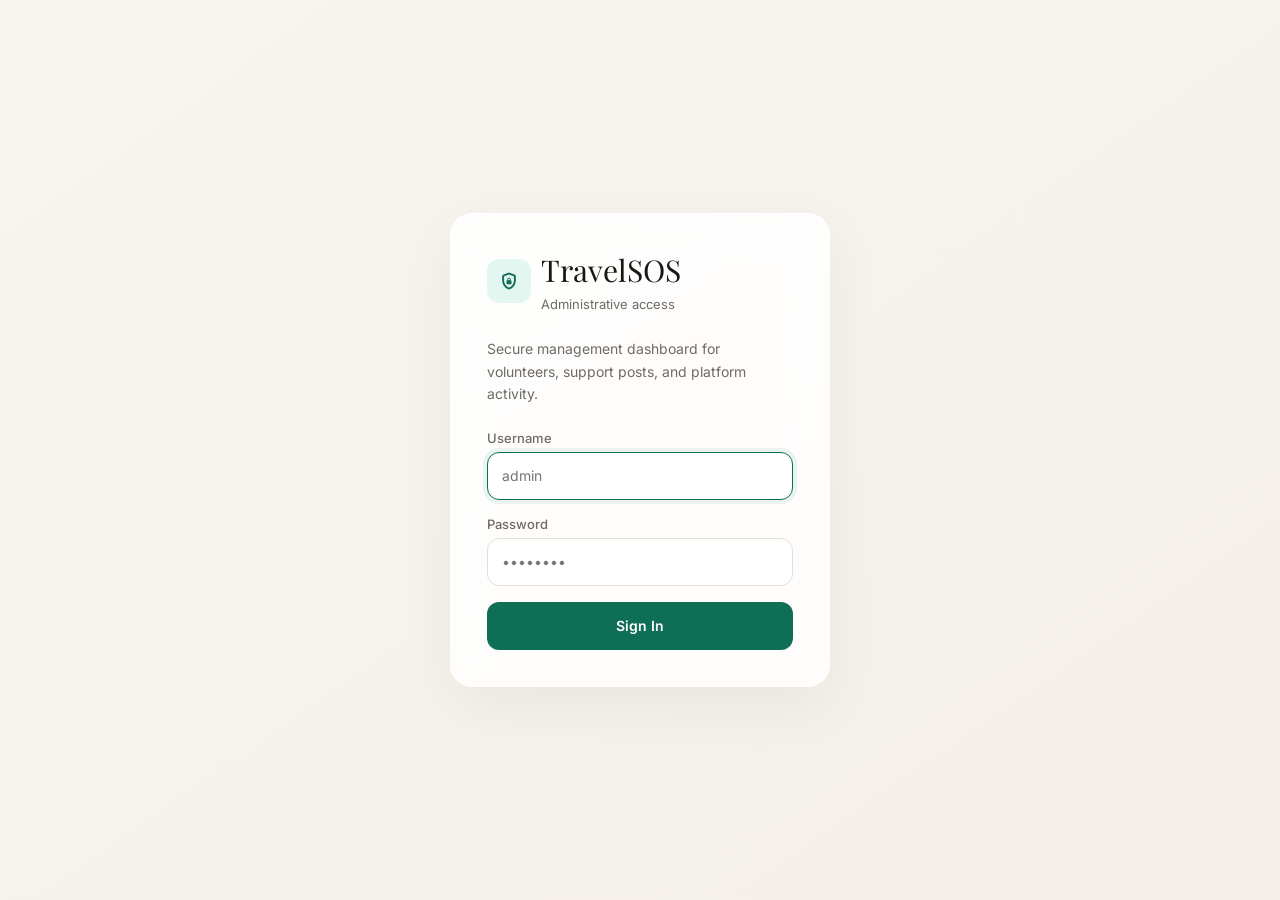
<file: admin.html>
<!DOCTYPE html>
<html lang="en">
<head>
  <meta charset="UTF-8" />
  <meta name="viewport" content="width=device-width, initial-scale=1.0"/>

  <title>TravelSOS Admin</title>

  <link rel="preconnect" href="https://fonts.googleapis.com">

  <link href="https://fonts.googleapis.com/css2?family=Inter:wght@400;500;600;700&family=Playfair+Display:wght@600;700&display=swap" rel="stylesheet">

  <link href="https://fonts.googleapis.com/css2?family=Material+Symbols+Rounded" rel="stylesheet">

  <link rel="stylesheet" href="css/admin.css">

</head>

<body>

<div class="login-wrap" id="login-screen">

  <div class="login-box">

    <div class="login-logo">

      <div class="login-logo-icon">
        <span class="material-symbols-rounded">shield_lock</span>
      </div>

      <div>
        <div class="login-title">
          TravelSOS
        </div>

        <div style="font-size:13px;color:var(--muted)">
          Administrative access
        </div>
      </div>

    </div>

    <p class="login-sub">
      Secure management dashboard for volunteers, support posts, and platform activity.
    </p>

    <div class="login-error" id="login-err">
      Invalid login or password.
    </div>

    <div class="field">
      <label>Username</label>

      <input
        id="adm-login"
        placeholder="admin"
        onkeydown="if(event.key==='Enter')doLogin()"
      >
    </div>

    <div class="field">
      <label>Password</label>

      <input
        id="adm-pass"
        type="password"
        placeholder="••••••••"
        onkeydown="if(event.key==='Enter')doLogin()"
      >
    </div>

    <button class="btn-login" onclick="doLogin()">
      Sign In
    </button>

  </div>

</div>

<div class="admin-wrap" id="admin-panel">

  <nav>

    <div class="nav-left">

      <div class="nav-icon" style="background:transparent;border:none;">
        <img src="fox.png" alt="Fox logo" style="width:36px;height:36px;border-radius:11px;object-fit:cover;display:block;" />
      </div>

      <div class="nav-logo">
        Travel<span class="sos">SOS</span>
      </div>

      <div class="nav-badge">
        ADMIN
      </div>

    </div>

    <div class="nav-right">

      <a class="link" href="index.html">
        Back to website
      </a>

      <button class="logout-btn" onclick="doLogout()">
        Sign Out
      </button>

    </div>

  </nav>

  <div class="body">

    <h1 class="page-title">
      Dashboard
    </h1>

    <p class="page-sub">
      Manage volunteers, user accounts, community posts and all TravelSOS platform operations from one secure place.
    </p>

    <div class="stats">

      <div class="stat">

        <div class="stat-top">
          <div class="stat-icon">
            <span class="material-symbols-rounded">groups</span>
          </div>
        </div>

        <div class="stat-n" id="s-users">—</div>

        <div class="stat-l">
          Registered users
        </div>

      </div>

      <div class="stat">

        <div class="stat-top">
          <div class="stat-icon">
            <span class="material-symbols-rounded">pending_actions</span>
          </div>
        </div>

        <div class="stat-n" id="s-pend">—</div>

        <div class="stat-l">
          Pending volunteers
        </div>

      </div>

    </div>

    <div class="tabs">

      <button class="tab active" onclick="switchTab(this,'t-vol')">
        <span class="material-symbols-rounded">groups</span>
        Volunteers
      </button>

      <button class="tab" onclick="switchTab(this,'t-users')">
        <span class="material-symbols-rounded">person</span>
        Users
      </button>

      <button class="tab" onclick="switchTab(this,'t-posts')">
        <span class="material-symbols-rounded">forum</span>
        Posts
      </button>

      <button class="tab" onclick="switchTab(this,'t-settings')">
        <span class="material-symbols-rounded">settings</span>
        Settings
      </button>

    </div>

    <div class="search-wrap">

      <span class="material-symbols-rounded">search</span>

      <input
        type="text"
        placeholder="Search users, volunteers or posts..."
      >

    </div>

    <div class="section active" id="t-vol"></div>
    <div class="section" id="t-users"></div>
    <div class="section" id="t-posts"></div>

    <div class="section" id="t-settings">

      <div class="scard">

        <div class="stitle">
          Database Management
        </div>

        <div class="ssub">
          Export platform data or remove all support posts and queue reports from Firebase Firestore.
        </div>

        <div style="display:flex;gap:10px;flex-wrap:wrap">

          <button class="sbtn" onclick="exportData()">
            Export JSON
          </button>

          <button class="sbtn red" onclick="resetData()">
            Reset Posts
          </button>

        </div>

      </div>

    </div>

  </div>

</div>

<div class="toast" id="toast"></div>

<div class="modal-overlay" id="logout-modal" style="display:none;" onclick="handleOverlayClick(event)">

  <div class="modal-box">

    <div class="modal-icon">
      <span class="material-symbols-rounded">logout</span>
    </div>

    <div class="modal-title">
      Sign out of admin panel?
    </div>

    <div class="modal-sub">
      You will be redirected to the login page.
      All saved changes will remain secure.
    </div>

    <div class="modal-btns">

      <button class="modal-cancel" onclick="closeLogoutModal()">
        Cancel
      </button>

      <button class="modal-confirm" onclick="confirmLogout()">
        Sign Out
      </button>

    </div>

  </div>

</div>

<script src="js/admin.js"></script>

</body>
</html>
</file>
<file: css/admin.css>
:root{
  --bg:#F7F5F0;
  --surface:#ffffff;
  --border:#E4DED5;
  --text:#1A1816;
  --muted:#6F6A64;
  --accent:#D85A30;
  --teal:#0F6E56;
  --teal-light:#E4F6F0;
  --amber:#8D5B16;
  --amber-light:#FFF2DF;
  --red:#A03F20;
  --red-light:#FBECE6;
  --shadow:0 20px 60px rgba(0,0,0,.05);
}

*{
  margin:0;
  padding:0;
  box-sizing:border-box;
}

body{
  font-family:'Inter',sans-serif;
  background:linear-gradient(to bottom right,#F7F5F0,#F4EFE8);
  color:var(--text);
  min-height:100vh;
}

.material-symbols-rounded{
  font-size:20px;
  vertical-align:middle;
  font-variation-settings:
  'FILL' 0,
  'wght' 500,
  'GRAD' 0,
  'opsz' 24;
}

.login-wrap{
  min-height:100vh;
  display:flex;
  align-items:center;
  justify-content:center;
  padding:20px;
}

.login-box{
  width:380px;
  background:rgba(255,255,255,.85);
  backdrop-filter:blur(18px);
  border:1px solid rgba(255,255,255,.5);
  border-radius:22px;
  padding:36px;
  box-shadow:var(--shadow);
}

.login-logo{
  display:flex;
  align-items:center;
  gap:10px;
  margin-bottom:26px;
}

.login-logo-icon{
  width:44px;
  height:44px;
  border-radius:12px;
  background:var(--teal-light);
  color:var(--teal);
  display:flex;
  align-items:center;
  justify-content:center;
}

.login-title{
  font-family:'Playfair Display',serif;
  font-size:30px;
  margin-bottom:6px;
}

.login-sub{
  color:var(--muted);
  font-size:14px;
  line-height:1.6;
  margin-bottom:24px;
}

.login-error{
  display:none;
  margin-bottom:14px;
  background:var(--red-light);
  color:var(--red);
  border-radius:10px;
  padding:10px 14px;
  font-size:13px;
}

.field{
  display:flex;
  flex-direction:column;
  gap:6px;
  margin-bottom:16px;
}

.field label{
  font-size:13px;
  color:var(--muted);
  font-weight:500;
}

.field input{
  height:48px;
  padding:0 14px;
  border-radius:12px;
  border:1px solid var(--border);
  background:#fff;
  font-size:14px;
  font-family:'Inter',sans-serif;
  outline:none;
  transition:.18s ease;
}

.field input:focus{
  border-color:var(--teal);
  box-shadow:0 0 0 4px rgba(15,110,86,.08);
}

.btn-login{
  width:100%;
  height:48px;
  border:none;
  border-radius:12px;
  background:var(--teal);
  color:#fff;
  font-family:'Inter',sans-serif;
  font-size:14px;
  font-weight:600;
  cursor:pointer;
  transition:.18s ease;
}

.btn-login:hover{
  transform:translateY(-1px);
  opacity:.95;
}

.admin-wrap{
  display:none;
  min-height:100vh;
  flex-direction:column;
}

nav{
  position:sticky;
  top:0;
  z-index:50;
  backdrop-filter:blur(14px);
  background:rgba(255,255,255,.78);
  border-bottom:1px solid rgba(228,222,213,.7);
  height:72px;
  display:flex;
  align-items:center;
  padding:0 28px;
}

.nav-left{
  display:flex;
  align-items:center;
  gap:10px;
}

.nav-icon{
  width:42px;
  height:42px;
  border-radius:14px;
  display:flex;
  align-items:center;
  justify-content:center;
  flex-shrink:0;
}

.nav-icon img{
  display:block;
  border-radius:11px;
}

.nav-logo{
  font-family:'Playfair Display',serif;
  font-size:24px;
  line-height:1;
}

.nav-logo .sos{
  color:var(--accent);
}

.nav-badge{
  margin-left:12px;
  padding:5px 10px;
  border-radius:999px;
  background:var(--red-light);
  color:var(--red);
  font-size:11px;
  font-weight:600;
  letter-spacing:.5px;
}

.nav-right{
  margin-left:auto;
  display:flex;
  align-items:center;
  gap:10px;
}

.link{
  text-decoration:none;
  color:var(--accent);
  font-size:13px;
  font-weight:500;
}

.logout-btn{
  height:40px;
  padding:0 16px;
  border-radius:10px;
  border:1px solid var(--border);
  background:#fff;
  cursor:pointer;
  font-family:'Inter',sans-serif;
  font-size:13px;
  transition:.18s ease;
}

.logout-btn:hover{
  transform:translateY(-1px);
  background:#fafafa;
}

.body{
  width:100%;
  max-width:1180px;
  margin:0 auto;
  padding:34px 22px 60px;
}

.page-title{
  font-family:'Playfair Display',serif;
  font-size:40px;
  margin-bottom:8px;
}

.page-sub{
  color:var(--muted);
  line-height:1.7;
  font-size:15px;
  margin-bottom:30px;
  max-width:700px;
}

.stats{
  display:grid;
  grid-template-columns:repeat(auto-fit,minmax(220px,1fr));
  gap:16px;
  margin-bottom:30px;
}

.stat{
  position:relative;
  overflow:hidden;
  background:rgba(255,255,255,.78);
  backdrop-filter:blur(10px);
  border:1px solid rgba(228,222,213,.9);
  border-radius:20px;
  padding:24px;
  transition:.2s ease;
}

.stat:hover{
  transform:translateY(-2px);
  box-shadow:0 14px 40px rgba(0,0,0,.05);
}

.stat::before{
  content:'';
  position:absolute;
  top:0;
  left:0;
  width:100%;
  height:4px;
  background:var(--accent);
}

.stat-top{
  display:flex;
  align-items:center;
  justify-content:space-between;
  margin-bottom:18px;
}

.stat-icon{
  width:42px;
  height:42px;
  border-radius:12px;
  background:var(--teal-light);
  color:var(--teal);
  display:flex;
  align-items:center;
  justify-content:center;
}

.stat-n{
  font-size:38px;
  font-weight:700;
}

.stat-l{
  color:var(--muted);
  font-size:13px;
  margin-top:4px;
}

.tabs{
  display:flex;
  flex-wrap:wrap;
  gap:10px;
  margin-bottom:20px;
}

.tab{
  height:44px;
  padding:0 18px;
  border-radius:12px;
  border:1px solid var(--border);
  background:rgba(255,255,255,.75);
  display:flex;
  align-items:center;
  gap:8px;
  cursor:pointer;
  font-family:'Inter',sans-serif;
  font-size:13px;
  font-weight:500;
  color:var(--muted);
  transition:.18s ease;
}

.tab:hover{
  transform:translateY(-1px);
}

.tab.active{
  background:var(--text);
  color:#fff;
  border-color:var(--text);
}

.search-wrap{
  display:flex;
  align-items:center;
  gap:10px;
  background:#fff;
  border:1px solid var(--border);
  border-radius:14px;
  padding:12px 14px;
  margin-bottom:24px;
}

.search-wrap input{
  border:none;
  outline:none;
  width:100%;
  background:none;
  font-family:'Inter',sans-serif;
  font-size:14px;
}

.section{
  display:none;
}

.section.active{
  display:block;
}

.section-header{
  margin-bottom:14px;
}

.section-header h3{
  font-size:20px;
  margin-bottom:4px;
}

.section-header p{
  color:var(--muted);
  font-size:13px;
  line-height:1.6;
}

.card{
  background:rgba(255,255,255,.8);
  backdrop-filter:blur(12px);
  border:1px solid rgba(228,222,213,.8);
  border-radius:18px;
  overflow:hidden;
  box-shadow:0 8px 30px rgba(0,0,0,.03);
}

.card-row{
  display:flex;
  align-items:center;
  gap:14px;
  padding:18px;
  border-bottom:1px solid var(--border);
  transition:.18s ease;
}

.card-row:last-child{
  border-bottom:none;
}

.card-row:hover{
  background:rgba(247,245,240,.65);
}

.av{
  width:48px;
  height:48px;
  border-radius:16px;
  display:flex;
  align-items:center;
  justify-content:center;
  background:#f7f7f7;
  border:1px solid var(--border);
  font-weight:700;
  font-size:13px;
  flex-shrink:0;
}

.av.vol{
  background:var(--teal-light);
  color:var(--teal);
  border-color:#B7E8D8;
}

.av.pend{
  background:var(--amber-light);
  color:var(--amber);
  border-color:#FFD490;
}

.info{
  flex:1;
  min-width:0;
}

.info-name{
  font-size:15px;
  font-weight:600;
  margin-bottom:4px;
}

.info-sub{
  font-size:13px;
  color:var(--muted);
  line-height:1.5;
}

.badge{
  padding:6px 10px;
  border-radius:999px;
  font-size:11px;
  font-weight:600;
  white-space:nowrap;
}

.b-active{
  background:var(--teal-light);
  color:var(--teal);
}

.b-pending{
  background:var(--amber-light);
  color:var(--amber);
}

.b-vol{
  background:#F0EDFF;
  color:#4A3DBB;
}

.b-user{
  background:#f5f5f5;
  color:#666;
}

.btns{
  display:flex;
  gap:8px;
  flex-wrap:wrap;
}

.abtn{
  height:38px;
  padding:0 14px;
  border-radius:10px;
  border:1px solid var(--border);
  background:#fff;
  cursor:pointer;
  display:flex;
  align-items:center;
  gap:6px;
  font-size:13px;
  font-family:'Inter',sans-serif;
  transition:.18s ease;
}

.abtn:hover{
  transform:translateY(-1px);
}

.abtn.ok{
  color:var(--teal);
  border-color:#B7E8D8;
}

.abtn.ok:hover{
  background:var(--teal-light);
}

.abtn.del{
  color:var(--red);
  border-color:#F1C1B2;
}

.abtn.del:hover{
  background:var(--red-light);
}

.scard{
  background:rgba(255,255,255,.8);
  border:1px solid rgba(228,222,213,.8);
  border-radius:20px;
  padding:26px;
  margin-bottom:18px;
}

.stitle{
  font-size:18px;
  font-weight:600;
  margin-bottom:6px;
}

.ssub{
  color:var(--muted);
  font-size:14px;
  line-height:1.7;
  margin-bottom:18px;
}

.sbtn{
  height:42px;
  padding:0 18px;
  border:none;
  border-radius:12px;
  background:var(--teal);
  color:#fff;
  cursor:pointer;
  font-family:'Inter',sans-serif;
  font-size:13px;
  font-weight:600;
  transition:.18s ease;
}

.sbtn:hover{
  transform:translateY(-1px);
}

.sbtn.red{
  background:var(--accent);
}

.empty,
.loading{
  padding:50px;
  text-align:center;
  color:var(--muted);
  font-size:14px;
}

.toast{
  position:fixed;
  left:50%;
  bottom:24px;
  transform:translateX(-50%);
  background:var(--text);
  color:#fff;
  padding:12px 20px;
  border-radius:999px;
  font-size:13px;
  z-index:999;
  display:none;
}

.modal-overlay{
  position:fixed;
  inset:0;
  background:rgba(0,0,0,.4);
  display:flex;
  align-items:center;
  justify-content:center;
  z-index:9999;
}

.modal-box{
  width:360px;
  background:#fff;
  border-radius:22px;
  padding:30px;
  text-align:center;
  box-shadow:var(--shadow);
}

.modal-icon{
  width:60px;
  height:60px;
  border-radius:18px;
  background:var(--red-light);
  color:var(--red);
  display:flex;
  align-items:center;
  justify-content:center;
  margin:0 auto 18px;
}

.modal-title{
  font-size:20px;
  font-weight:700;
  margin-bottom:10px;
}

.modal-sub{
  color:var(--muted);
  font-size:14px;
  line-height:1.7;
  margin-bottom:24px;
}

.modal-btns{
  display:flex;
  gap:10px;
}

.modal-cancel,
.modal-confirm{
  flex:1;
  height:44px;
  border-radius:12px;
  cursor:pointer;
  font-family:'Inter',sans-serif;
  font-size:13px;
  font-weight:600;
}

.modal-cancel{
  border:1px solid var(--border);
  background:#fff;
}

.modal-confirm{
  border:none;
  background:var(--accent);
  color:#fff;
}

@media(max-width:760px){

  nav{
    padding:0 16px;
  }

  .page-title{
    font-size:32px;
  }

  .card-row{
    flex-wrap:wrap;
  }

  .nav-right{
    gap:6px;
  }

  .modal-box{
    width:92%;
  }

}
</file>
